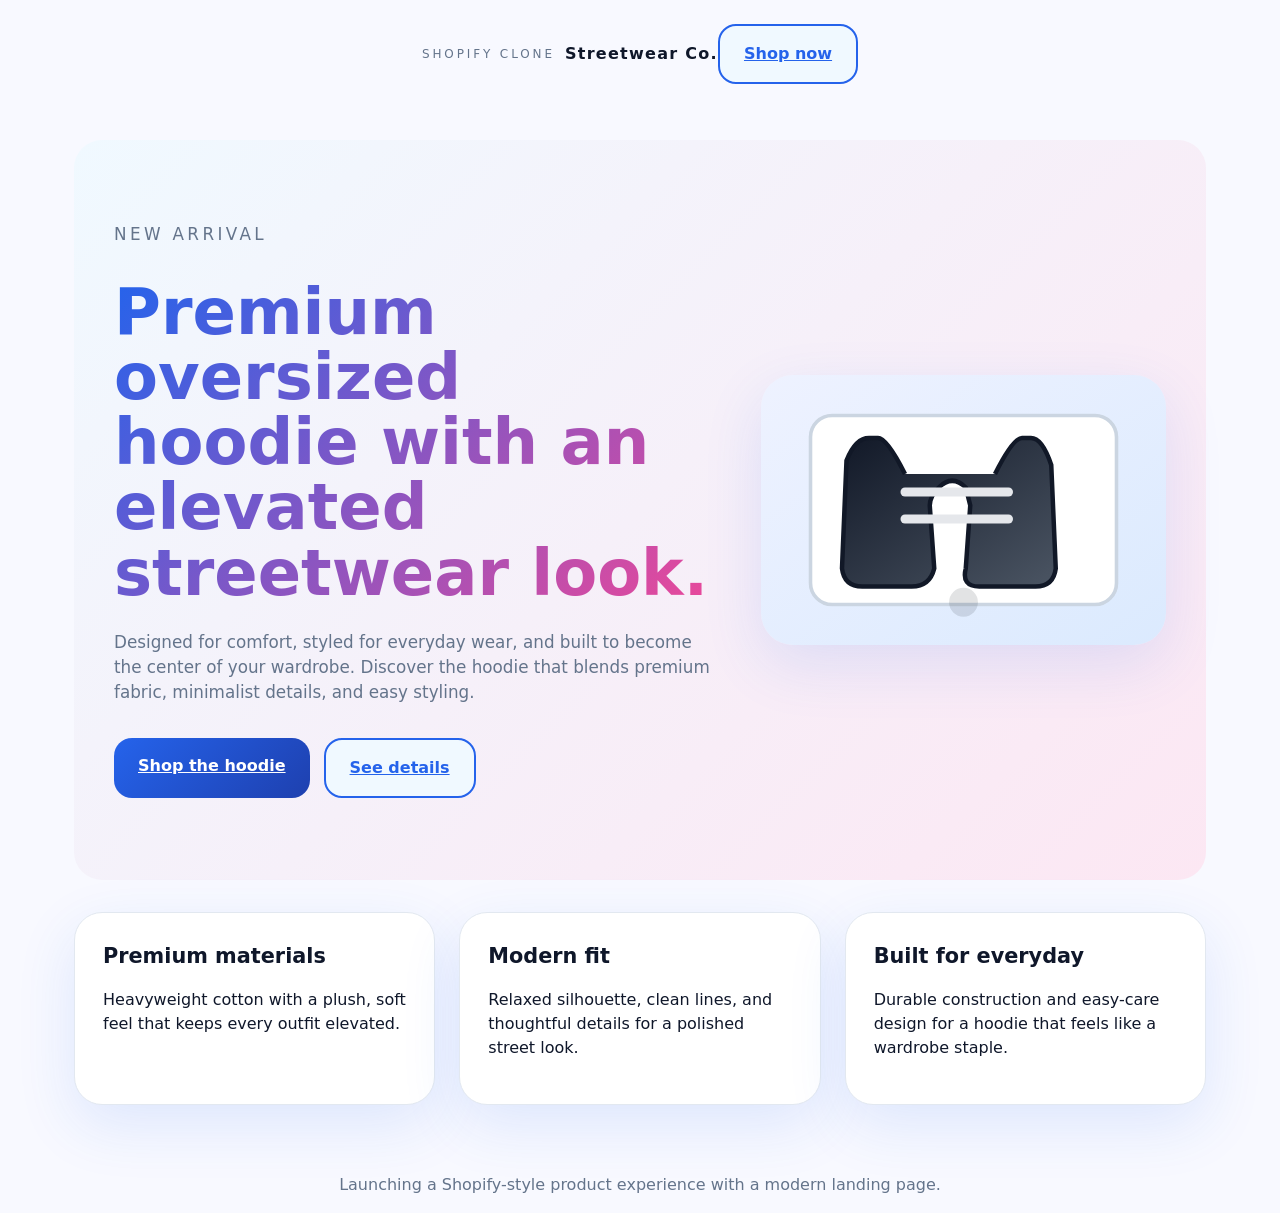
<file: index.html>
<!DOCTYPE html>
<html lang="en">
<head>
  <meta charset="UTF-8">
  <meta name="viewport" content="width=device-width, initial-scale=1.0">
  <title>Streetwear Co. | Premium Hoodie Landing Page</title>
  <link rel="stylesheet" href="style.css">
</head>
<body>
  <div class="page-shell landing-page">
    <header class="site-header landing-header">
      <div class="brand">
        <span class="brand__label">SHOPIFY CLONE</span>
        <strong class="brand__name">Streetwear Co.</strong>
      </div>
      <a href="product.html" class="button button--secondary">Shop now</a>
    </header>

    <main class="landing-hero">
      <div class="hero-copy">
        <p class="eyebrow">New arrival</p>
        <h1>Premium oversized hoodie with an elevated streetwear look.</h1>
        <p>
          Designed for comfort, styled for everyday wear, and built to become the center of your wardrobe.
          Discover the hoodie that blends premium fabric, minimalist details, and easy styling.
        </p>
        <div class="hero-actions">
          <a href="product.html" class="button button--primary">Shop the hoodie</a>
          <a href="details.html" class="button button--secondary">See details</a>
        </div>
      </div>

      <div class="hero-visual">
        <img src="assets/clothing-hero.svg" alt="Premium oversized hoodie hero image" />
      </div>
    </main>

    <section class="landing-grid" id="features">
      <article class="feature-card">
        <h2>Premium materials</h2>
        <p>Heavyweight cotton with a plush, soft feel that keeps every outfit elevated.</p>
      </article>
      <article class="feature-card">
        <h2>Modern fit</h2>
        <p>Relaxed silhouette, clean lines, and thoughtful details for a polished street look.</p>
      </article>
      <article class="feature-card">
        <h2>Built for everyday</h2>
        <p>Durable construction and easy-care design for a hoodie that feels like a wardrobe staple.</p>
      </article>
    </section>

    <footer class="site-footer landing-footer">
      <p>Launching a Shopify-style product experience with a modern landing page.</p>
    </footer>
  </div>
</body>
</html>
</file>
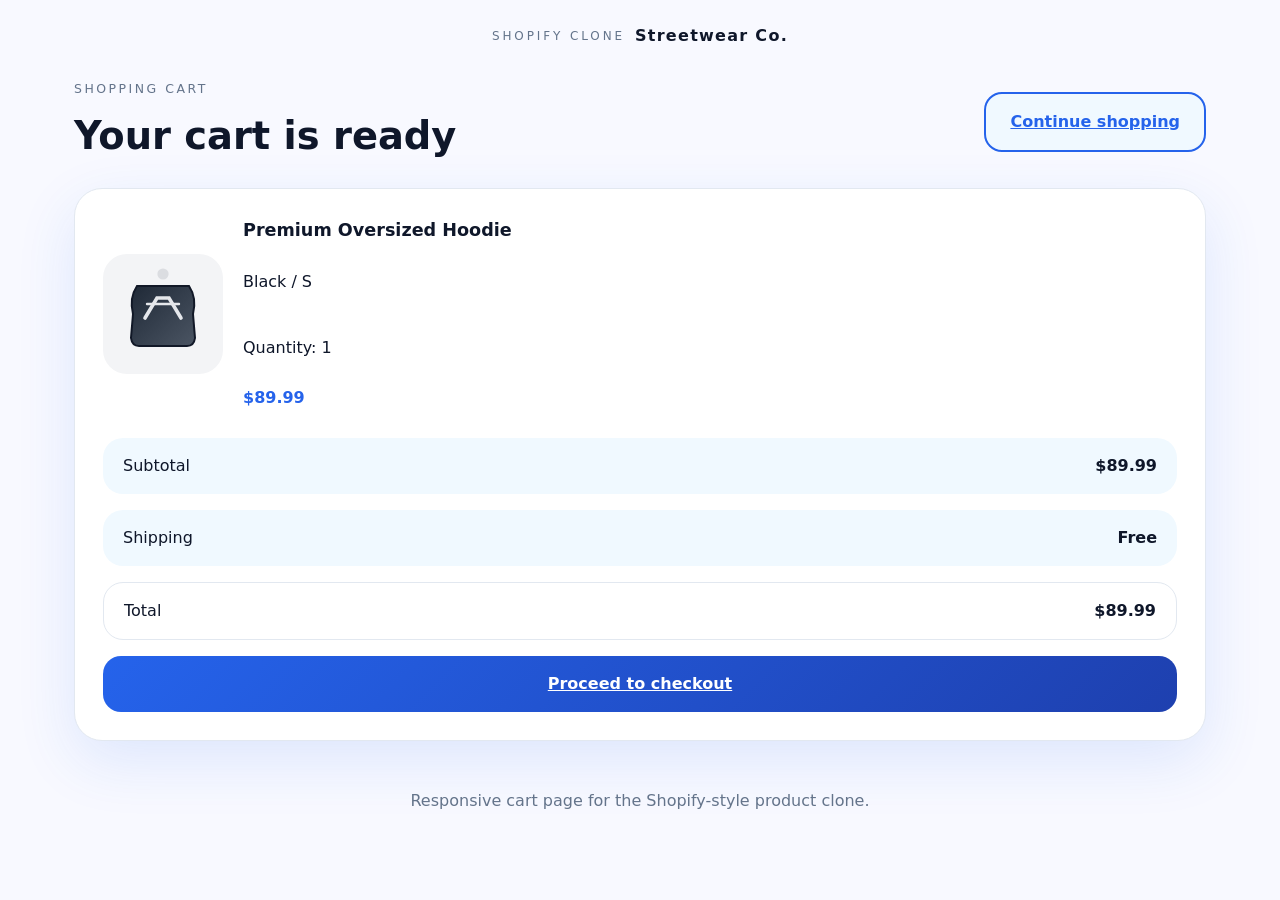
<file: cart.html>
<!DOCTYPE html>
<html lang="en">
<head>
  <meta charset="UTF-8">
  <meta name="viewport" content="width=device-width, initial-scale=1.0">
  <title>Cart | Shopify Product Page</title>
  <link rel="stylesheet" href="style.css">
</head>
<body>
  <div class="page-shell">
    <header class="site-header">
      <div class="brand">
        <span class="brand__label">SHOPIFY CLONE</span>
        <strong class="brand__name">Streetwear Co.</strong>
      </div>
    </header>

    <main class="page-content">
      <div class="page-heading">
        <div>
          <p class="eyebrow">Shopping Cart</p>
          <h1>Your cart is ready</h1>
        </div>
        <a href="product.html" class="button button--secondary">Continue shopping</a>
      </div>

      <section class="page-card cart-card">
        <div class="cart-summary" id="cartSummary"></div>

        <div class="checkout-panel">
          <div class="summary-block">
            <span>Subtotal</span>
            <strong id="subtotalAmount">$0.00</strong>
          </div>
          <div class="summary-block">
            <span>Shipping</span>
            <strong>Free</strong>
          </div>
          <div class="summary-block summary-total">
            <span>Total</span>
            <strong id="totalAmount">$0.00</strong>
          </div>
          <a id="checkoutLink" class="button button--primary" href="#">Proceed to checkout</a>
        </div>
      </section>
    </main>

    <footer class="site-footer">
      <p>Responsive cart page for the Shopify-style product clone.</p>
    </footer>
  </div>

  <script src="script.js"></script>
</body>
</html>
</file>
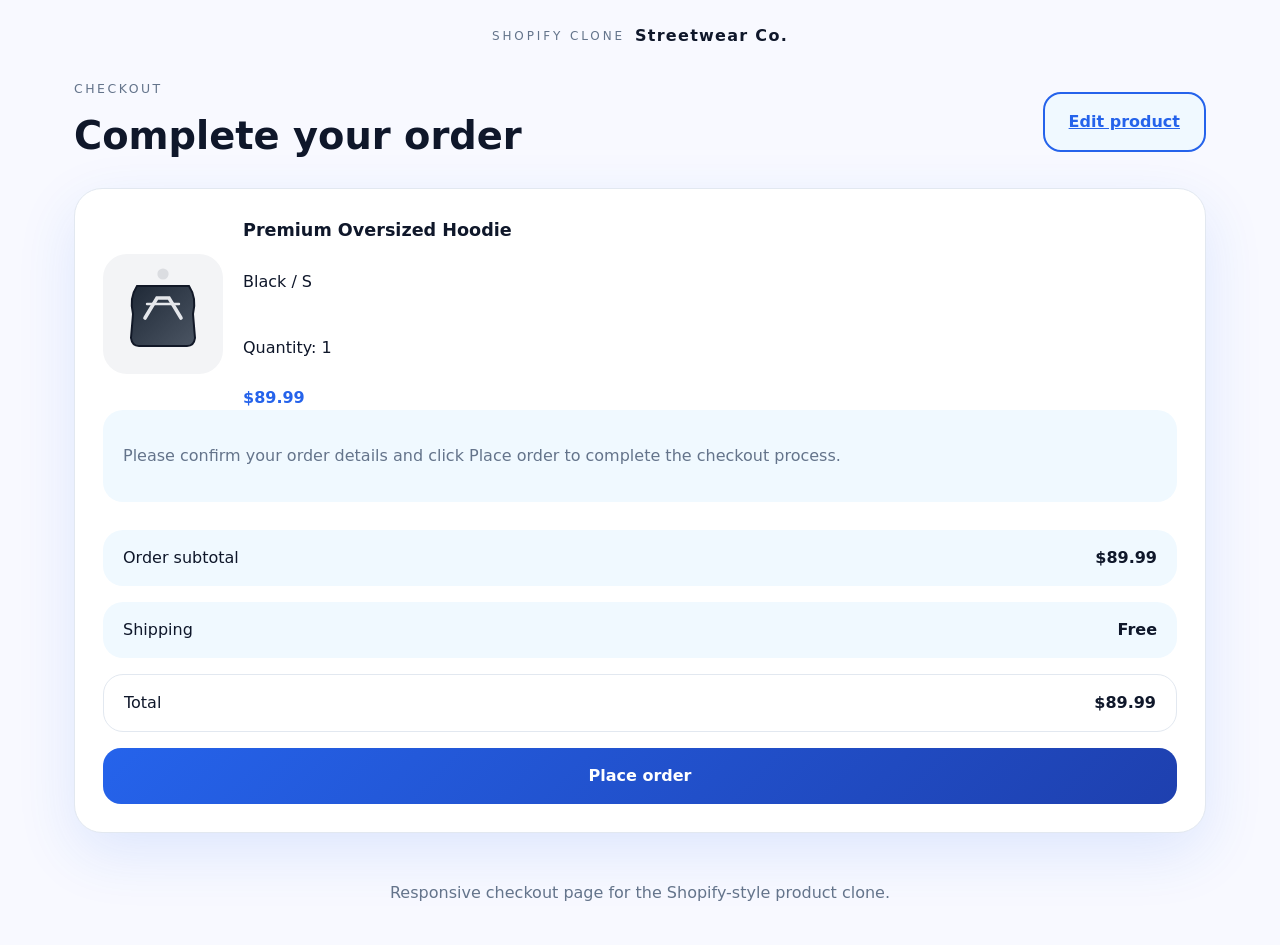
<file: checkout.html>
<!DOCTYPE html>
<html lang="en">
<head>
  <meta charset="UTF-8">
  <meta name="viewport" content="width=device-width, initial-scale=1.0">
  <title>Checkout | Shopify Product Page</title>
  <link rel="stylesheet" href="style.css">
</head>
<body>
  <div class="page-shell">
    <header class="site-header">
      <div class="brand">
        <span class="brand__label">SHOPIFY CLONE</span>
        <strong class="brand__name">Streetwear Co.</strong>
      </div>
    </header>

    <main class="page-content">
      <div class="page-heading">
        <div>
          <p class="eyebrow">Checkout</p>
          <h1>Complete your order</h1>
        </div>
        <a href="product.html" class="button button--secondary">Edit product</a>
      </div>

      <section class="page-card checkout-card">
        <div class="checkout-summary" id="checkoutSummary"></div>

        <div class="checkout-panel">
          <div class="summary-block">
            <span>Order subtotal</span>
            <strong id="checkoutSubtotal">$0.00</strong>
          </div>
          <div class="summary-block">
            <span>Shipping</span>
            <strong>Free</strong>
          </div>
          <div class="summary-block summary-total">
            <span>Total</span>
            <strong id="checkoutTotal">$0.00</strong>
          </div>
          <button class="button button--primary" id="placeOrderBtn" type="button">Place order</button>
        </div>
      </section>
    </main>

    <footer class="site-footer">
      <p>Responsive checkout page for the Shopify-style product clone.</p>
    </footer>
  </div>

  <script src="script.js"></script>
</body>
</html>
</file>
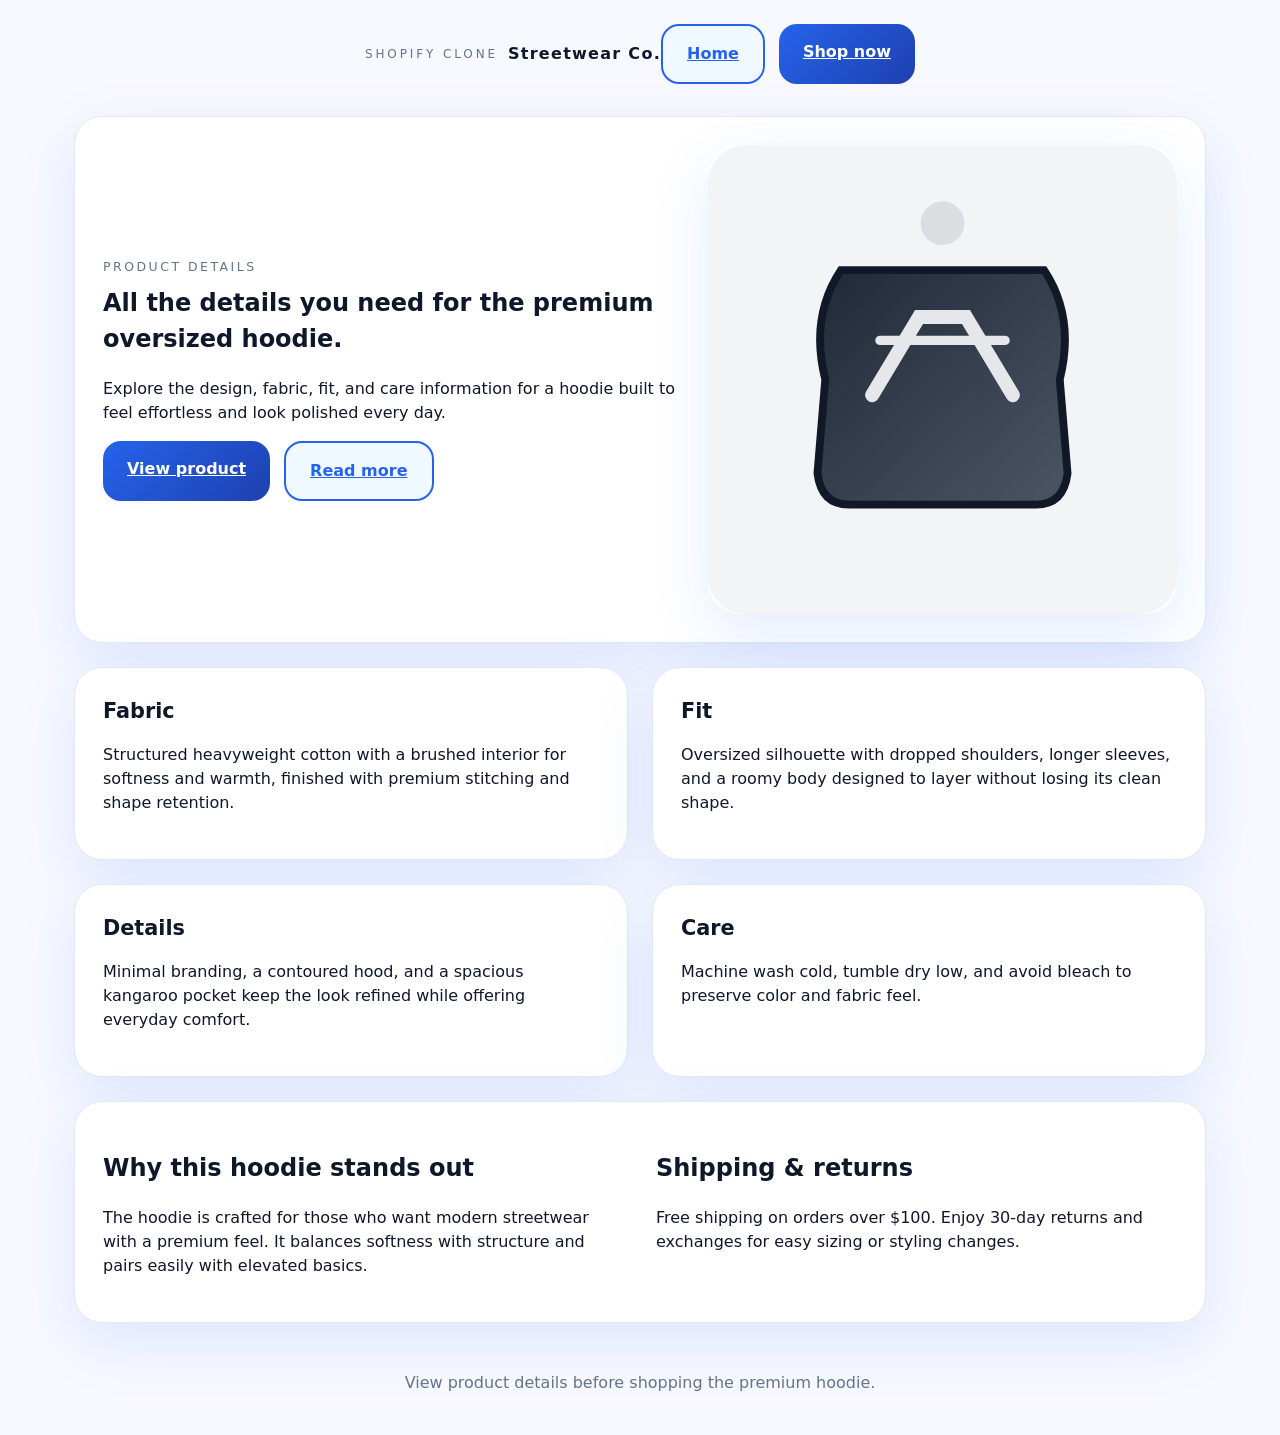
<file: details.html>
<!DOCTYPE html>
<html lang="en">
<head>
  <meta charset="UTF-8">
  <meta name="viewport" content="width=device-width, initial-scale=1.0">
  <title>See Details | Premium Hoodie</title>
  <link rel="stylesheet" href="style.css">
</head>
<body>
  <div class="page-shell">
    <header class="site-header">
      <div class="brand">
        <span class="brand__label">SHOPIFY CLONE</span>
        <strong class="brand__name">Streetwear Co.</strong>
      </div>
      <div class="button-group">
        <a href="index.html" class="button button--secondary">Home</a>
        <a href="product.html" class="button button--primary">Shop now</a>
      </div>
    </header>

    <main class="page-content details-page">
      <section class="details-hero page-card">
        <div class="details-copy">
          <p class="eyebrow">Product details</p>
          <h1>All the details you need for the premium oversized hoodie.</h1>
          <p>
            Explore the design, fabric, fit, and care information for a hoodie built to feel effortless and look polished every day.
          </p>
          <div class="hero-actions">
            <a href="product.html" class="button button--primary">View product</a>
            <a href="#details" class="button button--secondary">Read more</a>
          </div>
        </div>
        <div class="details-visual">
          <img src="assets/clothing-1.svg" alt="Premium hoodie close-up" />
        </div>
      </section>

      <section class="details-grid" id="details">
        <article class="feature-card">
          <h2>Fabric</h2>
          <p>Structured heavyweight cotton with a brushed interior for softness and warmth, finished with premium stitching and shape retention.</p>
        </article>
        <article class="feature-card">
          <h2>Fit</h2>
          <p>Oversized silhouette with dropped shoulders, longer sleeves, and a roomy body designed to layer without losing its clean shape.</p>
        </article>
        <article class="feature-card">
          <h2>Details</h2>
          <p>Minimal branding, a contoured hood, and a spacious kangaroo pocket keep the look refined while offering everyday comfort.</p>
        </article>
        <article class="feature-card">
          <h2>Care</h2>
          <p>Machine wash cold, tumble dry low, and avoid bleach to preserve color and fabric feel.</p>
        </article>
      </section>

      <section class="details-split page-card">
        <div>
          <h2>Why this hoodie stands out</h2>
          <p>
            The hoodie is crafted for those who want modern streetwear with a premium feel. It balances softness with structure and pairs easily with elevated basics.
          </p>
        </div>
        <div>
          <h2>Shipping & returns</h2>
          <p>
            Free shipping on orders over $100. Enjoy 30-day returns and exchanges for easy sizing or styling changes.
          </p>
        </div>
      </section>
    </main>

    <footer class="site-footer">
      <p>View product details before shopping the premium hoodie.</p>
    </footer>
  </div>
</body>
</html>
</file>
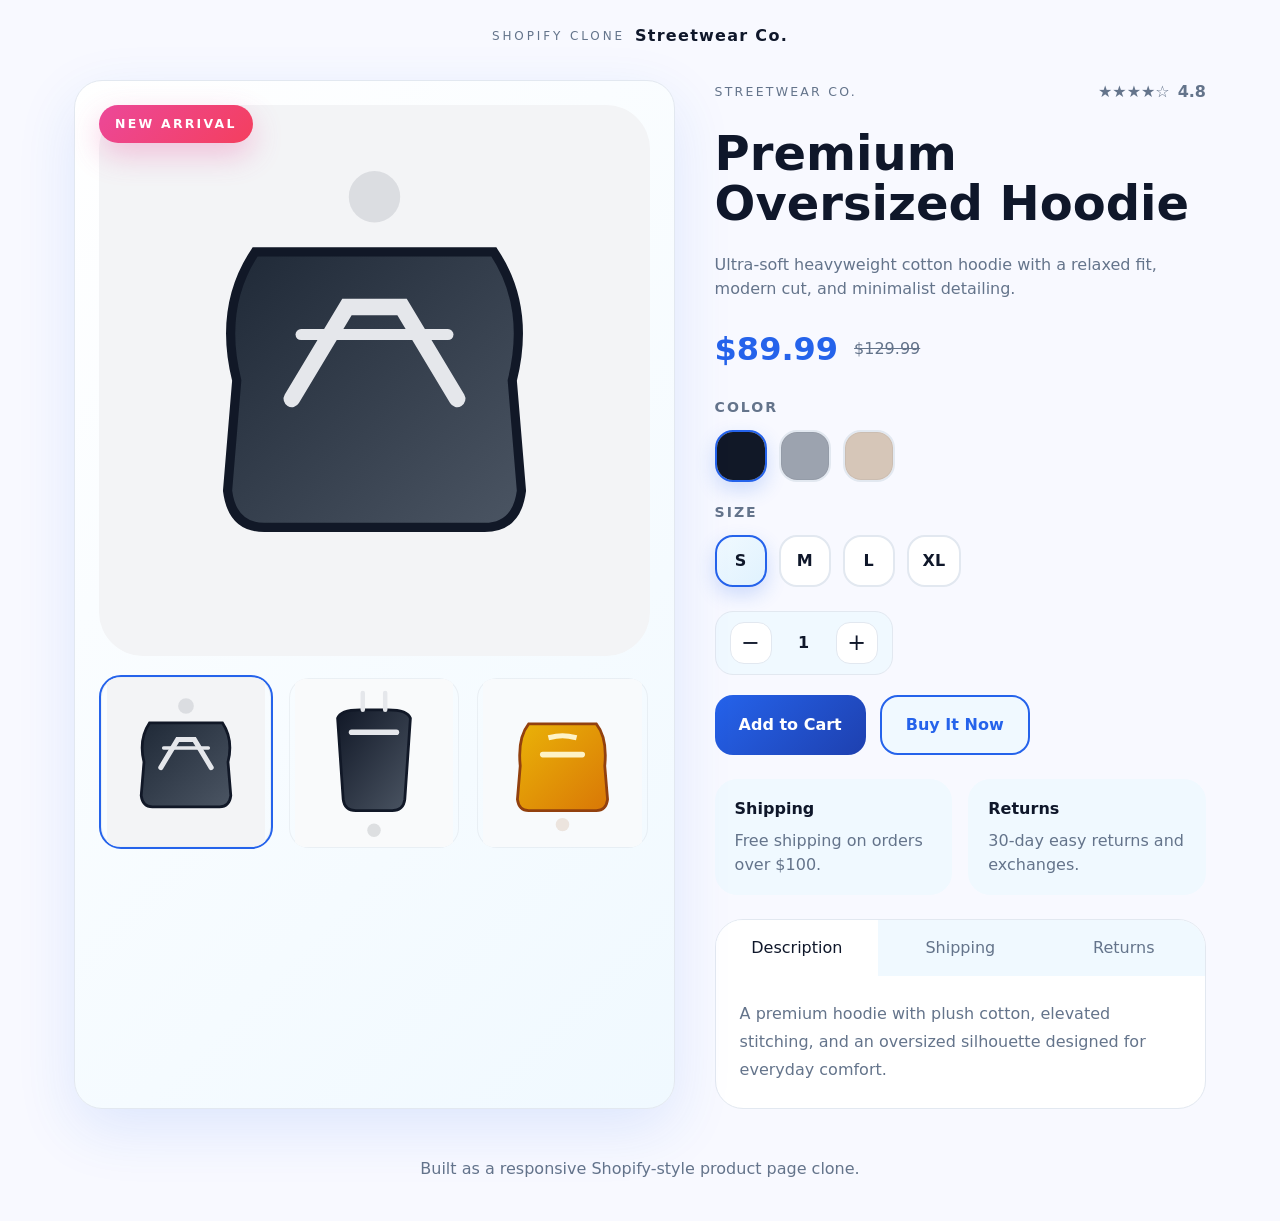
<file: product.html>
<!DOCTYPE html>
<html lang="en">
<head>
  <meta charset="UTF-8">
  <meta name="viewport" content="width=device-width, initial-scale=1.0">
  <title>Premium Oversized Hoodie | Shopify Product Page</title>
  <link rel="stylesheet" href="style.css">
</head>
<body>
  <div class="page-shell">
    <header class="site-header">
      <div class="brand">
        <span class="brand__label">SHOPIFY CLONE</span>
        <strong class="brand__name">Streetwear Co.</strong>
      </div>
    </header>

    <main class="product-page">
      <section class="product-gallery">
        <div class="gallery-badge">NEW ARRIVAL</div>

        <figure class="gallery-main">
          <img
            id="mainImage"
            src="assets/clothing-1.svg"
            alt="Premium Oversized Hoodie in black"
            class="gallery-image"
          >
        </figure>

        <div class="gallery-thumbs" role="list">
          <button class="gallery-thumb active" type="button" data-image="assets/clothing-1.svg" aria-label="View black hoodie">
            <img src="assets/clothing-1.svg" alt="Black hoodie thumbnail">
          </button>
          <button class="gallery-thumb" type="button" data-image="assets/clothing-2.svg" aria-label="View gray hoodie">
            <img src="assets/clothing-2.svg" alt="Gray hoodie thumbnail">
          </button>
          <button class="gallery-thumb" type="button" data-image="assets/clothing-3.svg" aria-label="View beige hoodie">
            <img src="assets/clothing-3.svg" alt="Beige hoodie thumbnail">
          </button>
        </div>
      </section>

      <section class="product-details">
        <div class="product-status">
          <span class="product-vendor">Streetwear Co.</span>
          <div class="product-rating" aria-label="4.8 out of 5 stars">★★★★☆ <span>4.8</span></div>
        </div>

        <h1 class="product-title">Premium Oversized Hoodie</h1>
        <p class="product-copy">
          Ultra-soft heavyweight cotton hoodie with a relaxed fit, modern cut, and minimalist detailing.
        </p>

        <div class="product-pricing">
          <span class="price-current">$89.99</span>
          <span class="price-compare">$129.99</span>
        </div>

        <div class="product-options">
          <div class="option-group">
            <h2>Color</h2>
            <div class="variant-group" role="group" aria-label="Color options">
              <button class="variant-btn variant-btn--color active" type="button" data-option="Black" data-variant-image="assets/clothing-1.svg" aria-pressed="true">
                <span class="variant-swatch variant-swatch--black"></span>
                <span class="visually-hidden">Black</span>
              </button>
              <button class="variant-btn variant-btn--color" type="button" data-option="Gray" data-variant-image="assets/clothing-2.svg" aria-pressed="false">
                <span class="variant-swatch variant-swatch--gray"></span>
                <span class="visually-hidden">Gray</span>
              </button>
              <button class="variant-btn variant-btn--color" type="button" data-option="Beige" data-variant-image="assets/clothing-3.svg" aria-pressed="false">
                <span class="variant-swatch variant-swatch--beige"></span>
                <span class="visually-hidden">Beige</span>
              </button>
            </div>
          </div>

          <div class="option-group">
            <h2>Size</h2>
            <div class="variant-group" role="group" aria-label="Size options">
              <button class="variant-btn active" type="button" data-option="S" aria-pressed="true">S</button>
              <button class="variant-btn" type="button" data-option="M" aria-pressed="false">M</button>
              <button class="variant-btn" type="button" data-option="L" aria-pressed="false">L</button>
              <button class="variant-btn" type="button" data-option="XL" aria-pressed="false">XL</button>
            </div>
          </div>
        </div>

        <div class="product-purchase">
          <div class="quantity-control" aria-label="Quantity selector">
            <button class="qty-btn" type="button" id="minus" aria-label="Decrease quantity">−</button>
            <span id="quantity" class="qty-value">1</span>
            <button class="qty-btn" type="button" id="plus" aria-label="Increase quantity">+</button>
          </div>

          <div class="button-group">
            <button class="button button--primary" id="addToCart">Add to Cart</button>
            <button class="button button--secondary" id="buyNow">Buy It Now</button>
          </div>
        </div>

        <div class="product-meta">
          <div class="meta-block">
            <strong>Shipping</strong>
            <p>Free shipping on orders over $100.</p>
          </div>
          <div class="meta-block">
            <strong>Returns</strong>
            <p>30-day easy returns and exchanges.</p>
          </div>
        </div>

        <div class="product-tabs" aria-label="Product details tabs">
          <div class="tabs-nav" role="tablist">
            <button class="tab-btn active" type="button" data-tab="description" role="tab" aria-selected="true">Description</button>
            <button class="tab-btn" type="button" data-tab="shipping" role="tab" aria-selected="false">Shipping</button>
            <button class="tab-btn" type="button" data-tab="returns" role="tab" aria-selected="false">Returns</button>
          </div>

          <div class="tabs-panel">
            <div class="tab-panel active" id="description" role="tabpanel">
              A premium hoodie with plush cotton, elevated stitching, and an oversized silhouette designed for everyday comfort.
            </div>
            <div class="tab-panel" id="shipping" role="tabpanel">
              Orders ship within 1-2 business days. Standard delivery takes 3-5 days, and expedited shipping is available at checkout.
            </div>
            <div class="tab-panel" id="returns" role="tabpanel">
              Returns are accepted within 30 days of delivery. Simply start a return through the store portal for an easy exchange or refund.
            </div>
          </div>
        </div>
      </section>
    </main>

    <footer class="site-footer">
      <p>Built as a responsive Shopify-style product page clone.</p>
    </footer>
  </div>

  <script src="script.js"></script>
</body>
</html>
</file>
<file: style.css>
:root {
  color-scheme: light;
  --bg: #f8f9ff;
  --surface: #ffffff;
  --text: #0f172a;
  --muted: #64748b;
  --accent: #2563eb;
  --accent-dark: #1e40af;
  --accent-light: #dbeafe;
  --accent-soft: #f0f9ff;
  --accent2: #ec4899;
  --accent2-light: #fce7f3;
  --success: #10b981;
  --border: #e2e8f0;
  --radius: 28px;
  --shadow: 0 20px 60px rgba(37, 99, 235, 0.12);
  --shadow-sm: 0 4px 20px rgba(37, 99, 235, 0.08);
  --max-width: 1180px;
}

* {
  box-sizing: border-box;
}

html {
  font-family: Inter, ui-sans-serif, system-ui, -apple-system, BlinkMacSystemFont, "Segoe UI", sans-serif;
  font-size: 16px;
  line-height: 1.5;
  background: var(--bg);
  color: var(--text);
}

body {
  margin: 0;
  min-height: 100vh;
}

img {
  display: block;
  max-width: 100%;
}

button {
  font: inherit;
  border: none;
  background: none;
  cursor: pointer;
}

button:focus-visible {
  outline: 3px solid var(--accent);
  outline-offset: 3px;
}

.page-shell {
  width: min(100%, 1180px);
  margin: 0 auto;
  padding: 24px;
  display: flex;
  flex-direction: column;
  gap: 32px;
}

.site-header,
.site-footer {
  display: flex;
  justify-content: center;
  align-items: center;
}

.brand {
  display: flex;
  flex-wrap: wrap;
  align-items: center;
  gap: 10px;
}

.brand__label {
  font-size: 0.75rem;
  letter-spacing: 0.24em;
  text-transform: uppercase;
  color: var(--muted);
}

.brand__name {
  font-size: 1rem;
  letter-spacing: 0.08em;
}

.product-page {
  display: grid;
  grid-template-columns: 1.1fr 0.9fr;
  gap: 40px;
}

.product-gallery,
.product-tabs,
.product-meta,
.product-purchase {
  width: 100%;
}

.product-gallery {
  background: var(--surface);
  border: 1px solid var(--border);
  border-radius: var(--radius);
  padding: 24px;
  position: relative;
  box-shadow: var(--shadow);
  background: linear-gradient(135deg, #ffffff 0%, var(--accent-soft) 100%);
}

.gallery-badge {
  position: absolute;
  top: 24px;
  left: 24px;
  display: inline-flex;
  align-items: center;
  justify-content: center;
  padding: 0.6rem 1rem;
  border-radius: 999px;
  background: linear-gradient(135deg, var(--accent2) 0%, #f43f5e 100%);
  color: #ffffff;
  font-size: 0.78rem;
  letter-spacing: 0.18em;
  text-transform: uppercase;
  font-weight: 700;
  box-shadow: 0 12px 30px rgba(236, 72, 153, 0.3);
}

.gallery-main {
  margin: 0;
  border-radius: 32px;
  overflow: hidden;
}

.gallery-image {
  width: 100%;
  aspect-ratio: 1 / 1;
  object-fit: cover;
  transition: transform 0.35s ease;
}

.gallery-image:hover {
  transform: scale(1.02);
}

.gallery-thumbs {
  margin-top: 20px;
  display: grid;
  grid-template-columns: repeat(3, minmax(0, 1fr));
  gap: 14px;
}

.gallery-thumb {
  width: 100%;
  aspect-ratio: 1 / 1;
  border-radius: 22px;
  overflow: hidden;
  border: 2px solid transparent;
  box-shadow: inset 0 0 0 1px rgba(15, 23, 42, 0.05);
  transition: border-color 0.25s ease, transform 0.25s ease;
}

.gallery-thumb img {
  width: 100%;
  height: 100%;
  object-fit: cover;
}

.gallery-thumb.active,
.gallery-thumb:hover {
  border-color: var(--accent);
  transform: translateY(-1px);
}

.product-details {
  display: flex;
  flex-direction: column;
  gap: 24px;
}

.product-status {
  display: flex;
  justify-content: space-between;
  align-items: center;
  gap: 16px;
  color: var(--muted);
  flex-wrap: wrap;
}

.product-vendor {
  text-transform: uppercase;
  letter-spacing: 0.18em;
  font-size: 0.78rem;
}

.product-rating {
  display: inline-flex;
  gap: 8px;
  align-items: center;
  font-weight: 700;
}

.product-title {
  margin: 0;
  font-size: clamp(2.1rem, 4vw, 3rem);
  line-height: 1.05;
}

.product-copy {
  margin: 0;
  max-width: 36rem;
  color: var(--muted);
}

.product-pricing {
  display: flex;
  gap: 16px;
  align-items: center;
  flex-wrap: wrap;
}

.price-current {
  font-size: 2rem;
  font-weight: 700;
  color: var(--accent);
}

.price-compare {
  color: var(--muted);
  text-decoration: line-through;
}

.product-options {
  display: grid;
  gap: 20px;
}

.option-group h2 {
  margin: 0 0 12px;
  font-size: 0.88rem;
  letter-spacing: 0.14em;
  color: var(--muted);
  text-transform: uppercase;
}

.variant-group {
  display: flex;
  flex-wrap: wrap;
  gap: 12px;
}

.variant-btn {
  min-width: 52px;
  min-height: 52px;
  border-radius: 18px;
  border: 2px solid var(--border);
  background: var(--surface);
  color: var(--text);
  font-weight: 700;
  padding: 0 14px;
  transition: transform 0.25s ease, border-color 0.25s ease, background-color 0.25s ease, box-shadow 0.25s ease;
}

.variant-btn:hover {
  transform: translateY(-2px);
  border-color: var(--accent);
  box-shadow: 0 8px 20px rgba(37, 99, 235, 0.15);
}

.variant-btn.active {
  border-color: var(--accent);
  background: linear-gradient(135deg, var(--accent-soft) 0%, #e0f2fe 100%);
  box-shadow: 0 8px 20px rgba(37, 99, 235, 0.2);
}

.variant-btn--color {
  width: 52px;
  padding: 0;
}

.variant-swatch {
  display: block;
  width: 100%;
  height: 100%;
  border-radius: 16px;
  box-shadow: inset 0 0 0 1px rgba(15, 23, 42, 0.05);
}

.variant-swatch--black {
  background: #111827;
}

.variant-swatch--gray {
  background: #9ca3af;
}

.variant-swatch--beige {
  background: #d6c6b8;
}

.product-purchase {
  display: grid;
  gap: 20px;
}

.quantity-control {
  display: inline-flex;
  align-items: center;
  gap: 16px;
  border: 1px solid var(--border);
  background: var(--accent-soft);
  border-radius: 18px;
  padding: 10px 14px;
  width: max-content;
}

.qty-btn {
  width: 42px;
  height: 42px;
  border-radius: 14px;
  border: 1px solid var(--border);
  background: #ffffff;
  color: var(--text);
  font-size: 1.4rem;
}

.qty-value {
  min-width: 32px;
  text-align: center;
  font-weight: 700;
}

.button-group {
  display: flex;
  flex-wrap: wrap;
  gap: 14px;
}

.button {
  border-radius: 18px;
  padding: 16px 24px;
  font-weight: 700;
  transition: transform 0.2s ease, background-color 0.2s ease, color 0.2s ease, box-shadow 0.2s ease;
}

.button:hover {
  transform: translateY(-2px);
  box-shadow: var(--shadow-sm);
}

.button--primary {
  background: linear-gradient(135deg, var(--accent) 0%, var(--accent-dark) 100%);
  color: #ffffff;
}

.button--primary:hover {
  background: linear-gradient(135deg, var(--accent-dark) 0%, #1e40af 100%);
  box-shadow: 0 12px 30px rgba(37, 99, 235, 0.3);
}

.button--secondary {
  background: var(--accent-soft);
  color: var(--accent);
  border: 2px solid var(--accent);
}

.button--secondary:hover {
  background: linear-gradient(135deg, var(--accent-soft) 0%, #e0f2fe 100%);
}

.product-meta {
  display: grid;
  grid-template-columns: repeat(2, minmax(0, 1fr));
  gap: 16px;
}

.meta-block {
  background: var(--accent-soft);
  border-radius: 22px;
  padding: 18px 20px;
}

.meta-block strong {
  display: block;
  margin-bottom: 8px;
}

.meta-block p {
  margin: 0;
  color: var(--muted);
}

.product-tabs {
  border: 1px solid var(--border);
  border-radius: 28px;
  overflow: hidden;
  background: var(--surface);
}

.tabs-nav {
  display: flex;
  gap: 1px;
  background: var(--accent-soft);
}

.tab-btn {
  flex: 1;
  padding: 16px;
  background: transparent;
  color: var(--muted);
}

.tab-btn.active {
  background: var(--surface);
  color: var(--text);
}

.tabs-panel {
  padding: 24px;
}

.tab-panel {
  display: none;
  color: var(--muted);
  line-height: 1.75;
}

.tab-panel.active {
  display: block;
}

.site-footer {
  justify-content: center;
  color: var(--muted);
}

.visually-hidden {
  position: absolute;
  width: 1px;
  height: 1px;
  padding: 0;
  margin: -1px;
  overflow: hidden;
  clip: rect(0, 0, 0, 0);
  white-space: nowrap;
  border: 0;
}

@media (max-width: 1024px) {
  .product-page {
    grid-template-columns: 1fr;
  }
}

@media (max-width: 680px) {
  .page-shell {
    padding: 20px;
  }

  .gallery-thumbs {
    grid-template-columns: repeat(3, 1fr);
  }

  .product-pricing {
    flex-direction: column;
    align-items: flex-start;
  }

  .product-meta {
    grid-template-columns: 1fr;
  }

  .product-status {
    flex-direction: column;
    align-items: flex-start;
  }
}

.page-content {
  display: flex;
  flex-direction: column;
  gap: 24px;
}

.page-heading {
  display: flex;
  justify-content: space-between;
  align-items: center;
  gap: 20px;
  flex-wrap: wrap;
}

.page-heading h1 {
  margin: 0;
  font-size: clamp(2rem, 3vw, 2.5rem);
}

.eyebrow {
  margin: 0 0 8px;
  text-transform: uppercase;
  letter-spacing: 0.2em;
  color: var(--muted);
  font-size: 0.78rem;
}

.page-card {
  background: var(--surface);
  border: 1px solid var(--border);
  border-radius: 28px;
  box-shadow: var(--shadow);
  padding: 28px;
}

.cart-card,
.checkout-card {
  display: grid;
  gap: 28px;
}

.cart-item,
.checkout-item {
  display: grid;
  grid-template-columns: 120px 1fr;
  gap: 20px;
  align-items: center;
}

.cart-item-image,
.checkout-item-image {
  width: 100%;
  border-radius: 24px;
  object-fit: cover;
}

.cart-item-details,
.checkout-item-details {
  display: grid;
  gap: 10px;
}

.cart-item-label,
.checkout-item-label {
  margin: 0;
  font-size: 1.1rem;
  font-weight: 700;
}

.cart-item-price,
.checkout-item-price {
  margin: 0;
  color: var(--accent);
  font-weight: 700;
}

.checkout-panel {
  display: grid;
  gap: 16px;
}

.summary-block {
  display: flex;
  justify-content: space-between;
  align-items: center;
  gap: 20px;
  padding: 16px 20px;
  border-radius: 20px;
  background: var(--accent-soft);
}

.summary-total {
  background: var(--surface);
  border: 1px solid var(--border);
}

.checkout-notice {
  padding: 18px 20px;
  border-radius: 20px;
  background: var(--accent-soft);
  color: var(--muted);
}

.button {
  text-align: center;
}

@media (max-width: 760px) {
  .cart-item,
  .checkout-item {
    grid-template-columns: 1fr;
  }

  .cart-item-image,
  .checkout-item-image {
    height: 240px;
  }
}

.details-page .details-hero,
.details-page .details-split {
  display: grid;
  gap: 32px;
}

.details-hero {
  grid-template-columns: 1.1fr 0.9fr;
  align-items: center;
}

.details-copy h1 {
  margin-top: 0;
}

.details-visual img {
  width: 100%;
  border-radius: 32px;
  object-fit: cover;
  box-shadow: var(--shadow);
}

.details-grid {
  display: grid;
  grid-template-columns: repeat(2, minmax(0, 1fr));
  gap: 24px;
}

.details-split {
  grid-template-columns: repeat(2, minmax(0, 1fr));
}

@media (max-width: 980px) {
  .details-hero,
  .details-split {
    grid-template-columns: 1fr;
  }
}

@media (max-width: 760px) {
  .details-grid {
    grid-template-columns: 1fr;
  }
}

.landing-page {
  padding-bottom: 0;
}

.landing-header {
  padding-bottom: 24px;
}

.landing-hero {
  display: grid;
  grid-template-columns: 1.2fr 0.8fr;
  gap: 40px;
  align-items: center;
  min-height: calc(100vh - 160px);
  background: linear-gradient(135deg, var(--accent-soft) 0%, var(--accent2-light) 100%);
  border-radius: var(--radius);
  padding: 60px 40px;
}

.hero-copy {
  max-width: 38rem;
}

.hero-copy h1 {
  font-size: clamp(2.8rem, 5vw, 4.4rem);
  line-height: 1.02;
  margin: 0 0 24px;
  background: linear-gradient(135deg, var(--accent) 0%, var(--accent2) 100%);
  -webkit-background-clip: text;
  -webkit-text-fill-color: transparent;
  background-clip: text;
}

.hero-copy p {
  margin: 0 0 32px;
  color: var(--muted);
  font-size: 1.05rem;
}

.hero-actions {
  display: flex;
  flex-wrap: wrap;
  gap: 14px;
}

.hero-visual {
  position: relative;
}

.hero-visual img {
  width: 100%;
  border-radius: 32px;
  box-shadow: var(--shadow);
  object-fit: cover;
}

.landing-grid {
  display: grid;
  grid-template-columns: repeat(3, minmax(0, 1fr));
  gap: 24px;
}

.feature-card {
  background: var(--surface);
  border: 1px solid var(--border);
  border-radius: 28px;
  padding: 28px;
  box-shadow: var(--shadow);
}

.feature-card h2 {
  margin: 0 0 12px;
  font-size: 1.3rem;
}

.landing-footer {
  justify-content: center;
  padding-top: 20px;
}

@media (max-width: 980px) {
  .landing-hero {
    grid-template-columns: 1fr;
    min-height: auto;
  }
}

@media (max-width: 760px) {
  .landing-grid {
    grid-template-columns: 1fr;
  }

  .hero-copy h1 {
    font-size: 2.6rem;
  }
}
</file>
